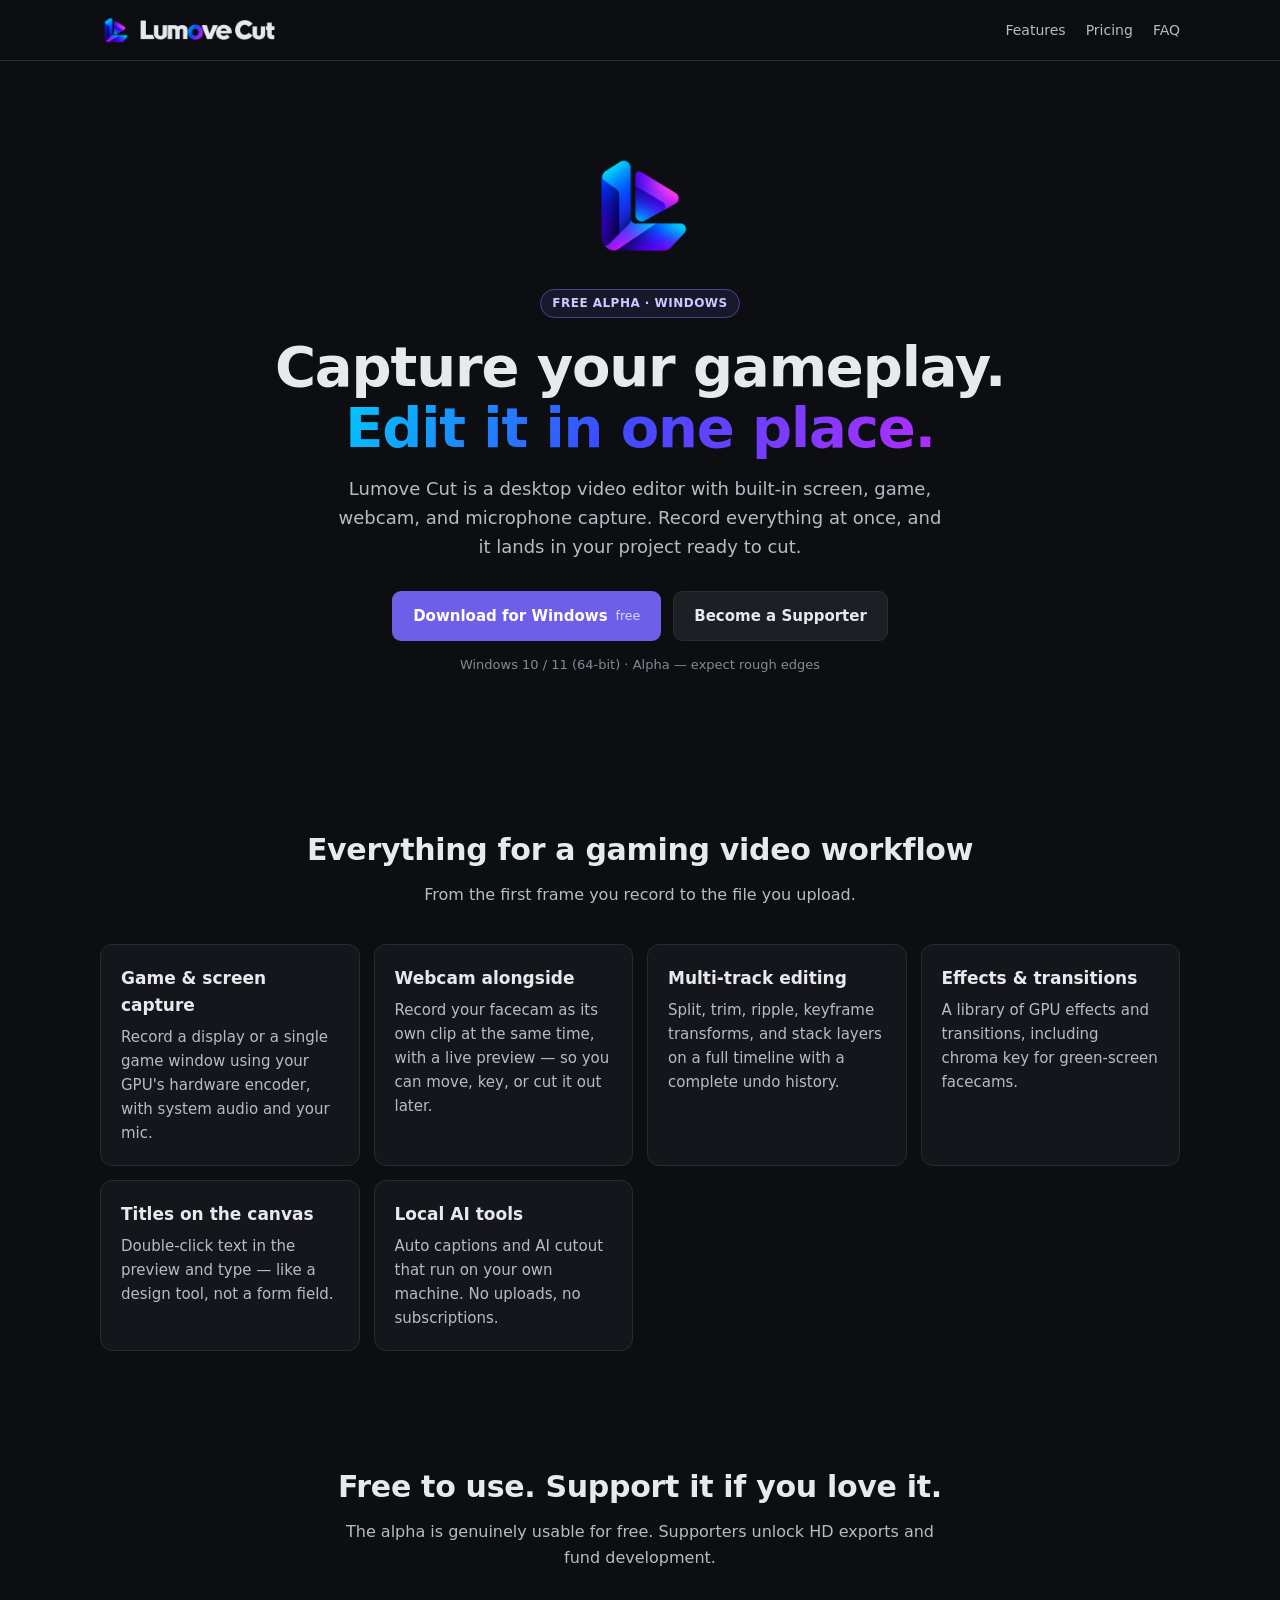
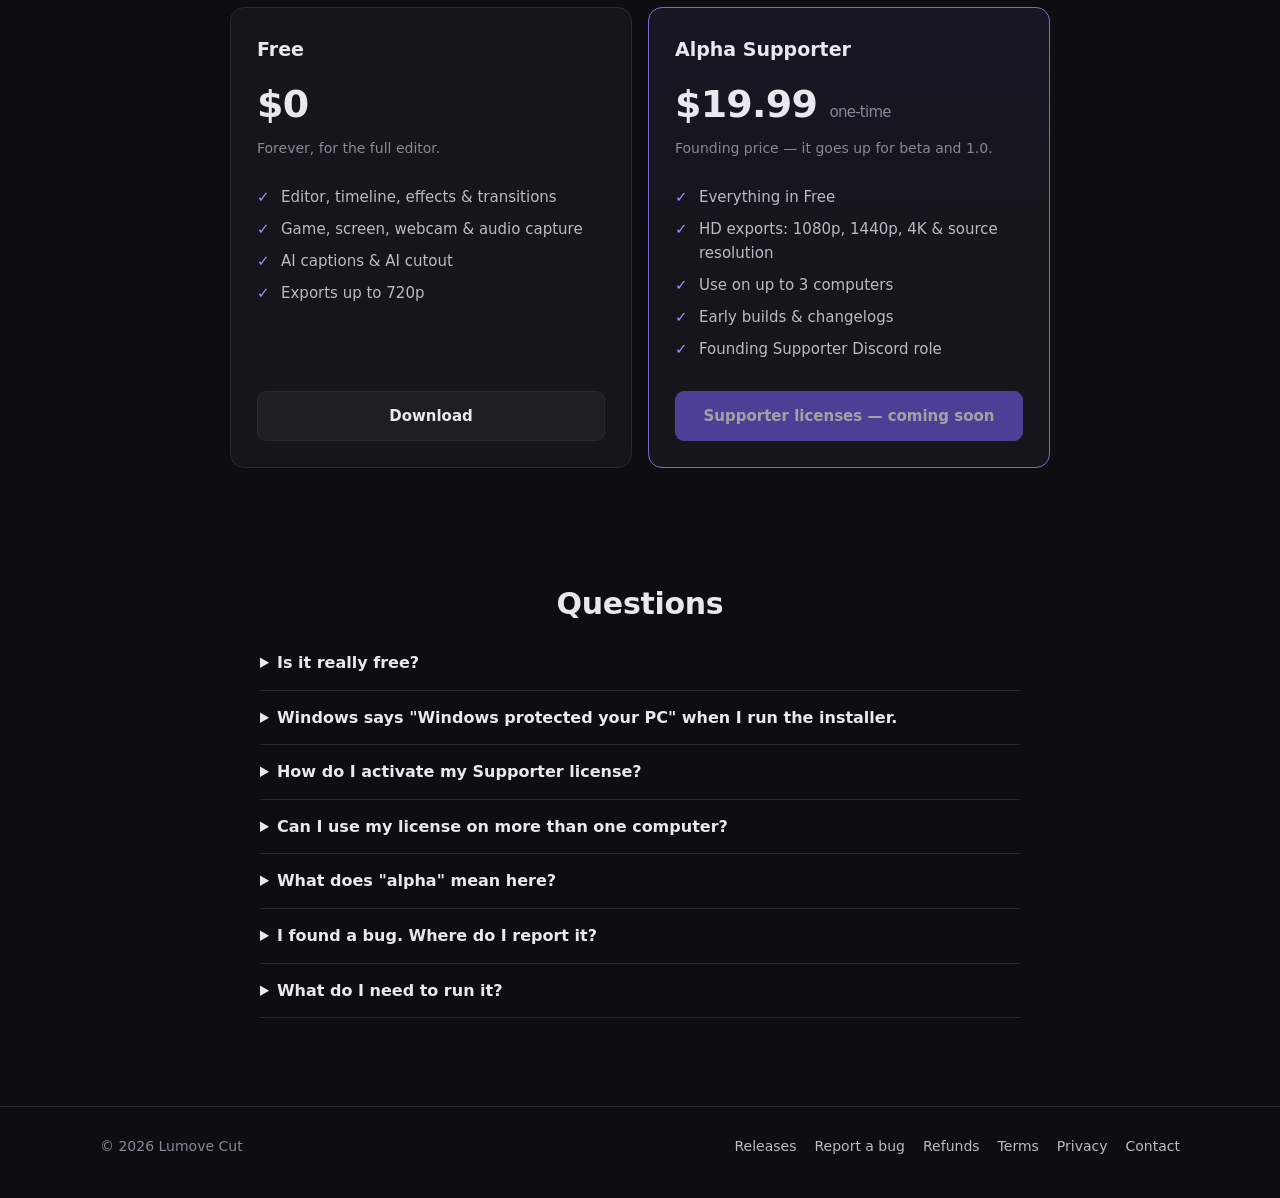
<file: index.html>
<!doctype html>
<html lang="en">
<head>
  <meta charset="utf-8">
  <meta name="viewport" content="width=device-width, initial-scale=1">
  <title>Lumove Cut — Video editor with built-in gameplay capture</title>
  <meta name="description" content="Lumove Cut is a free desktop video editor for Windows with built-in screen, game, webcam, and audio capture. Supporters unlock HD exports.">
  <link rel="icon" type="image/png" sizes="32x32" href="assets/icon-32.png">
  <link rel="apple-touch-icon" href="assets/icon-180.png">
  <meta property="og:title" content="Lumove Cut">
  <meta property="og:description" content="Record your gameplay, webcam, and mic — then edit it all in one free desktop app.">
  <meta property="og:image" content="assets/icon-256.png">
  <link rel="stylesheet" href="styles.css">
</head>
<body>
  <header class="site-header">
    <div class="wrap">
      <a class="brand" href="./"><img class="icon" src="assets/icon-256.png" alt=""><img class="wordmark" src="assets/wordmark.png" alt="Lumove Cut"></a>
      <nav class="nav"><a href="#features">Features</a><a href="#pricing">Pricing</a><a href="#faq">FAQ</a></nav>
    </div>
  </header>

  <main>
    <div class="hero wrap">
      <img class="icon" src="assets/icon-256.png" alt="">
      <div><span class="badge">Free alpha · Windows</span></div>
      <h1>Capture your gameplay. <span class="grad">Edit it in one place.</span></h1>
      <p>Lumove Cut is a desktop video editor with built-in screen, game, webcam, and microphone capture. Record everything at once, and it lands in your project ready to cut.</p>
      <div class="actions">
        <a class="btn primary" data-download href="https://github.com/Swickster153/lumove-cut/releases/latest">Download for Windows <small data-download-version>free</small></a>
        <a class="btn" href="#pricing">Become a Supporter</a>
      </div>
      <p class="meta">Windows 10 / 11 (64-bit) · Alpha — expect rough edges</p>
    </div>

    <section id="features">
      <div class="wrap">
        <h2>Everything for a gaming video workflow</h2>
        <p class="lede">From the first frame you record to the file you upload.</p>
        <div class="features">
          <div class="feature"><h3>Game &amp; screen capture</h3><p>Record a display or a single game window using your GPU's hardware encoder, with system audio and your mic.</p></div>
          <div class="feature"><h3>Webcam alongside</h3><p>Record your facecam as its own clip at the same time, with a live preview — so you can move, key, or cut it out later.</p></div>
          <div class="feature"><h3>Multi-track editing</h3><p>Split, trim, ripple, keyframe transforms, and stack layers on a full timeline with a complete undo history.</p></div>
          <div class="feature"><h3>Effects &amp; transitions</h3><p>A library of GPU effects and transitions, including chroma key for green-screen facecams.</p></div>
          <div class="feature"><h3>Titles on the canvas</h3><p>Double-click text in the preview and type — like a design tool, not a form field.</p></div>
          <div class="feature"><h3>Local AI tools</h3><p>Auto captions and AI cutout that run on your own machine. No uploads, no subscriptions.</p></div>
        </div>
      </div>
    </section>

    <section id="pricing">
      <div class="wrap">
        <h2>Free to use. Support it if you love it.</h2>
        <p class="lede">The alpha is genuinely usable for free. Supporters unlock HD exports and fund development.</p>
        <div class="pricing">
          <div class="plan">
            <h3>Free</h3>
            <div class="price">$0</div>
            <p class="note">Forever, for the full editor.</p>
            <ul>
              <li>Editor, timeline, effects &amp; transitions</li>
              <li>Game, screen, webcam &amp; audio capture</li>
              <li>AI captions &amp; AI cutout</li>
              <li>Exports up to 720p</li>
            </ul>
            <a class="btn" data-download href="https://github.com/Swickster153/lumove-cut/releases/latest">Download</a>
          </div>
          <div class="plan featured">
            <h3>Alpha Supporter</h3>
            <div class="price">$19.99 <small>one-time</small></div>
            <p class="note">Founding price — it goes up for beta and 1.0.</p>
            <ul>
              <li>Everything in Free</li>
              <li>HD exports: 1080p, 1440p, 4K &amp; source resolution</li>
              <li>Use on up to 3 computers</li>
              <li>Early builds &amp; changelogs</li>
              <li>Founding Supporter Discord role</li>
            </ul>
            <!-- Until the Lemon Squeezy store is approved: swap for the live checkout link. -->
            <span class="btn primary is-disabled" aria-disabled="true">Supporter licenses — coming soon</span>
          </div>
        </div>
      </div>
    </section>

    <section id="faq">
      <div class="wrap faq">
        <h2>Questions</h2>
        <details><summary>Is it really free?</summary><p>Yes. Every feature works in the free version. The only difference is export resolution: free exports go up to 720p, and a Supporter license unlocks 1080p and above.</p></details>
        <details><summary>Windows says "Windows protected your PC" when I run the installer.</summary><p>The alpha isn't code-signed yet, so Windows SmartScreen doesn't recognize it. Click <strong>More info → Run anyway</strong>. Only do this for installers downloaded from this site's Download button.</p></details>
        <details><summary>How do I activate my Supporter license?</summary><p>After purchase you'll get a license key by email. In Lumove Cut, open <strong>Help → Supporter License…</strong>, paste the key, and click Activate. You need to be online once to activate; after that it works offline.</p></details>
        <details><summary>Can I use my license on more than one computer?</summary><p>Yes — up to 3. To move it, deactivate it on the old computer from the same dialog.</p></details>
        <details><summary>What does "alpha" mean here?</summary><p>It's an early version: usable for real projects, but expect bugs. Keep backups of important projects and recordings, and report anything that breaks.</p></details>
        <details><summary>I found a bug. Where do I report it?</summary><p>In the app, use <strong>Help → Report a Bug…</strong> and attach your log from <strong>Help → Open Logs Folder</strong>. Or open an issue on <a href="https://github.com/Swickster153/lumove-cut/issues">GitHub</a>.</p></details>
        <details><summary>What do I need to run it?</summary><p>Windows 10 or 11, 64-bit. For smooth game capture, a GPU with hardware video encoding (NVIDIA, Intel, or AMD) is recommended; Lumove Cut falls back to software encoding otherwise.</p></details>
      </div>
    </section>
  </main>

  <footer class="site-footer">
    <div class="wrap">
      <span>© 2026 Lumove Cut</span>
      <nav>
        <a href="https://github.com/Swickster153/lumove-cut/releases">Releases</a>
        <a href="https://github.com/Swickster153/lumove-cut/issues">Report a bug</a>
        <a href="refund.html">Refunds</a>
        <a href="terms.html">Terms</a>
        <a href="privacy.html">Privacy</a>
        <a href="mailto:lumovecut.support@gmail.com">Contact</a>
      </nav>
    </div>
  </footer>
  <script>
    // Point Download buttons straight at the latest installer. The file name
    // carries the version, so ask GitHub which asset is current; without JS or
    // if the API is unreachable, the links stay on the latest release page.
    fetch("https://api.github.com/repos/Swickster153/lumove-cut/releases/latest", { headers: { Accept: "application/vnd.github+json" } })
      .then((response) => response.ok ? response.json() : Promise.reject(response.status))
      .then((release) => {
        const installer = release.assets.find((asset) => /_x64-setup\.exe$/i.test(asset.name));
        if (!installer) return;
        document.querySelectorAll("[data-download]").forEach((link) => { link.href = installer.browser_download_url; });
        const version = release.tag_name.replace(/^v/, "");
        document.querySelectorAll("[data-download-version]").forEach((label) => { label.textContent = `free · v${version}`; });
      })
      .catch(() => {});
  </script>
</body>
</html>
</file>
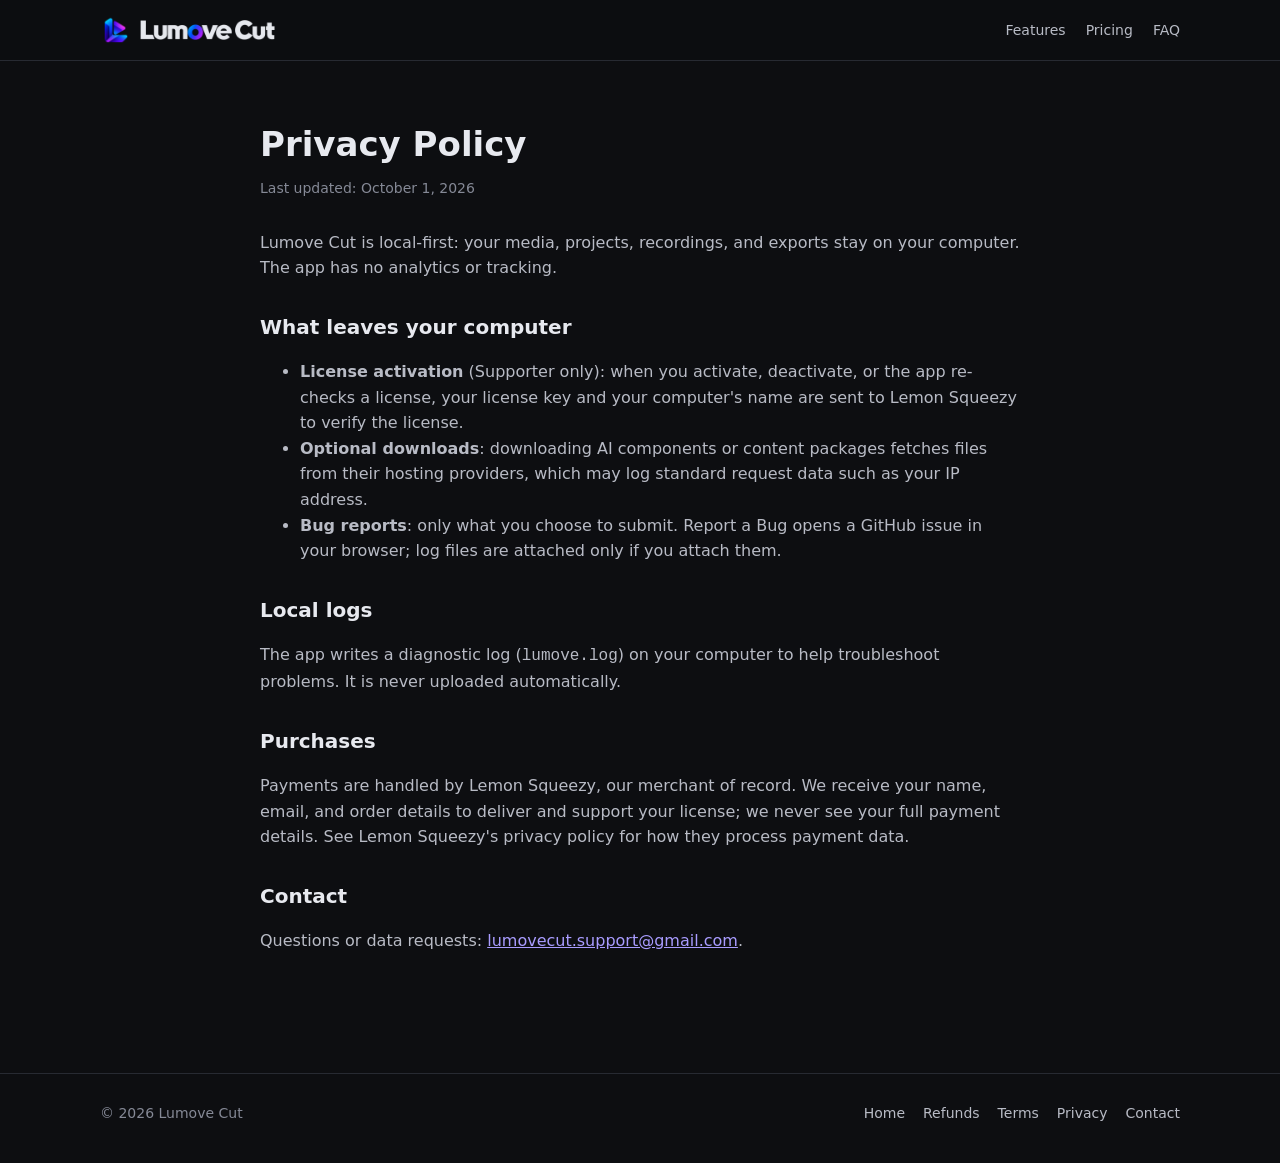
<file: privacy.html>
<!doctype html>
<html lang="en">
<head>
  <meta charset="utf-8">
  <meta name="viewport" content="width=device-width, initial-scale=1">
  <title>Privacy Policy — Lumove Cut</title>
  <link rel="icon" type="image/png" sizes="32x32" href="assets/icon-32.png">
  <link rel="stylesheet" href="styles.css">
</head>
<body>
  <header class="site-header">
    <div class="wrap">
      <a class="brand" href="./"><img class="icon" src="assets/icon-256.png" alt=""><img class="wordmark" src="assets/wordmark.png" alt="Lumove Cut"></a>
      <nav class="nav"><a href="./#features">Features</a><a href="./#pricing">Pricing</a><a href="./#faq">FAQ</a></nav>
    </div>
  </header>
  <main class="wrap doc">
    <h1>Privacy Policy</h1>
    <p class="updated">Last updated: October 1, 2026</p>
    <p>Lumove Cut is local-first: your media, projects, recordings, and exports stay on your computer. The app has no analytics or tracking.</p>
    <h2>What leaves your computer</h2>
    <ul>
      <li><strong>License activation</strong> (Supporter only): when you activate, deactivate, or the app re-checks a license, your license key and your computer's name are sent to Lemon Squeezy to verify the license.</li>
      <li><strong>Optional downloads</strong>: downloading AI components or content packages fetches files from their hosting providers, which may log standard request data such as your IP address.</li>
      <li><strong>Bug reports</strong>: only what you choose to submit. Report a Bug opens a GitHub issue in your browser; log files are attached only if you attach them.</li>
    </ul>
    <h2>Local logs</h2>
    <p>The app writes a diagnostic log (<code>lumove.log</code>) on your computer to help troubleshoot problems. It is never uploaded automatically.</p>
    <h2>Purchases</h2>
    <p>Payments are handled by Lemon Squeezy, our merchant of record. We receive your name, email, and order details to deliver and support your license; we never see your full payment details. See Lemon Squeezy's privacy policy for how they process payment data.</p>
    <h2>Contact</h2>
    <p>Questions or data requests: <a href="mailto:lumovecut.support@gmail.com">lumovecut.support@gmail.com</a>.</p>
  </main>
  <footer class="site-footer">
    <div class="wrap">
      <span>© 2026 Lumove Cut</span>
      <nav>
        <a href="./">Home</a>
        <a href="refund.html">Refunds</a>
        <a href="terms.html">Terms</a>
        <a href="privacy.html">Privacy</a>
        <a href="mailto:lumovecut.support@gmail.com">Contact</a>
      </nav>
    </div>
  </footer>
</body>
</html>
</file>
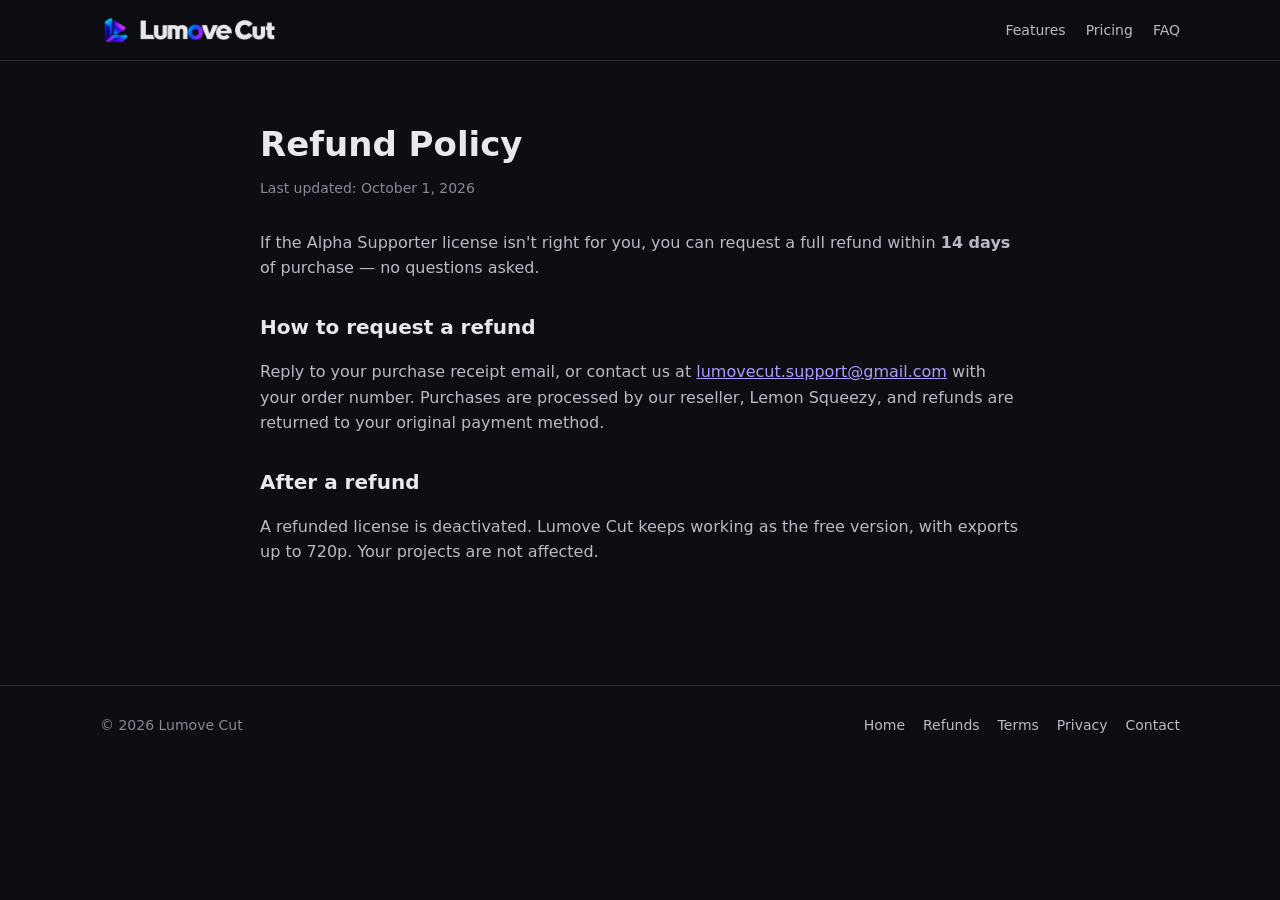
<file: refund.html>
<!doctype html>
<html lang="en">
<head>
  <meta charset="utf-8">
  <meta name="viewport" content="width=device-width, initial-scale=1">
  <title>Refund Policy — Lumove Cut</title>
  <link rel="icon" type="image/png" sizes="32x32" href="assets/icon-32.png">
  <link rel="stylesheet" href="styles.css">
</head>
<body>
  <header class="site-header">
    <div class="wrap">
      <a class="brand" href="./"><img class="icon" src="assets/icon-256.png" alt=""><img class="wordmark" src="assets/wordmark.png" alt="Lumove Cut"></a>
      <nav class="nav"><a href="./#features">Features</a><a href="./#pricing">Pricing</a><a href="./#faq">FAQ</a></nav>
    </div>
  </header>
  <main class="wrap doc">
    <h1>Refund Policy</h1>
    <p class="updated">Last updated: October 1, 2026</p>
    <p>If the Alpha Supporter license isn't right for you, you can request a full refund within <strong>14 days</strong> of purchase — no questions asked.</p>
    <h2>How to request a refund</h2>
    <p>Reply to your purchase receipt email, or contact us at <a href="mailto:lumovecut.support@gmail.com">lumovecut.support@gmail.com</a> with your order number. Purchases are processed by our reseller, Lemon Squeezy, and refunds are returned to your original payment method.</p>
    <h2>After a refund</h2>
    <p>A refunded license is deactivated. Lumove Cut keeps working as the free version, with exports up to 720p. Your projects are not affected.</p>
  </main>
  <footer class="site-footer">
    <div class="wrap">
      <span>© 2026 Lumove Cut</span>
      <nav>
        <a href="./">Home</a>
        <a href="refund.html">Refunds</a>
        <a href="terms.html">Terms</a>
        <a href="privacy.html">Privacy</a>
        <a href="mailto:lumovecut.support@gmail.com">Contact</a>
      </nav>
    </div>
  </footer>
</body>
</html>
</file>
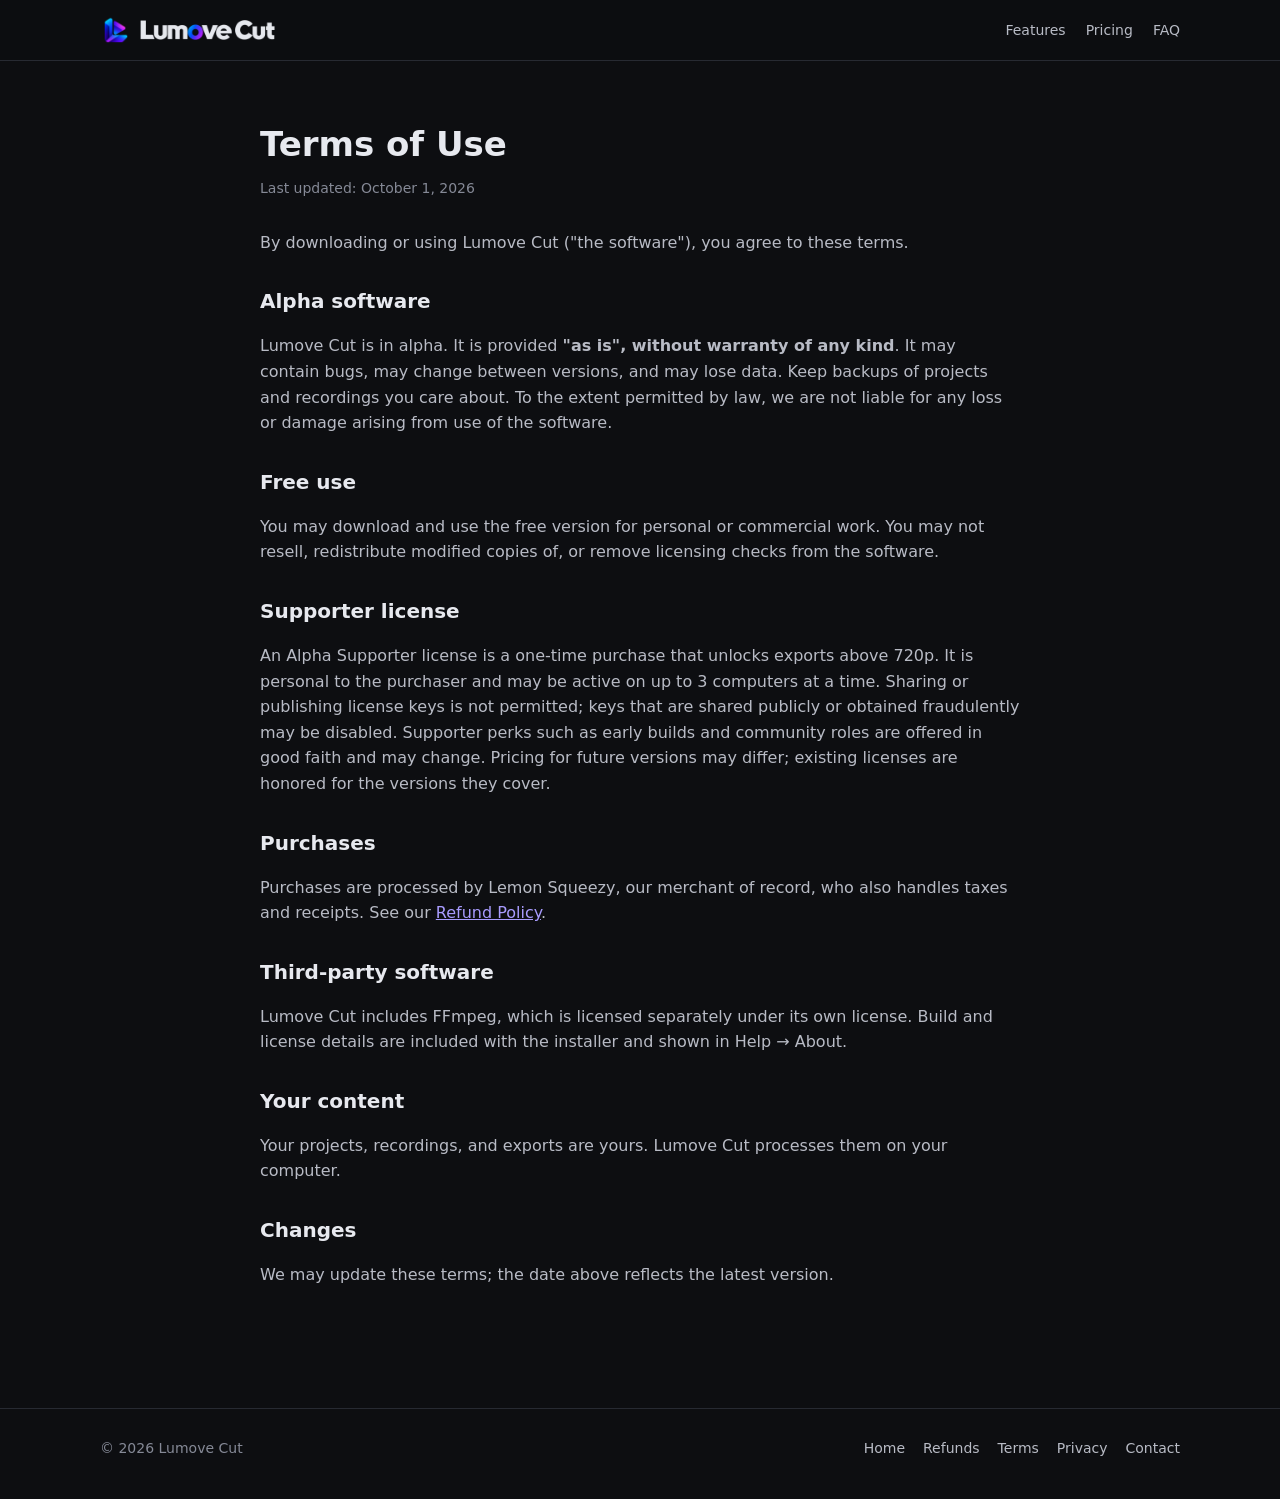
<file: terms.html>
<!doctype html>
<html lang="en">
<head>
  <meta charset="utf-8">
  <meta name="viewport" content="width=device-width, initial-scale=1">
  <title>Terms of Use — Lumove Cut</title>
  <link rel="icon" type="image/png" sizes="32x32" href="assets/icon-32.png">
  <link rel="stylesheet" href="styles.css">
</head>
<body>
  <header class="site-header">
    <div class="wrap">
      <a class="brand" href="./"><img class="icon" src="assets/icon-256.png" alt=""><img class="wordmark" src="assets/wordmark.png" alt="Lumove Cut"></a>
      <nav class="nav"><a href="./#features">Features</a><a href="./#pricing">Pricing</a><a href="./#faq">FAQ</a></nav>
    </div>
  </header>
  <main class="wrap doc">
    <h1>Terms of Use</h1>
    <p class="updated">Last updated: October 1, 2026</p>
    <p>By downloading or using Lumove Cut ("the software"), you agree to these terms.</p>
    <h2>Alpha software</h2>
    <p>Lumove Cut is in alpha. It is provided <strong>"as is", without warranty of any kind</strong>. It may contain bugs, may change between versions, and may lose data. Keep backups of projects and recordings you care about. To the extent permitted by law, we are not liable for any loss or damage arising from use of the software.</p>
    <h2>Free use</h2>
    <p>You may download and use the free version for personal or commercial work. You may not resell, redistribute modified copies of, or remove licensing checks from the software.</p>
    <h2>Supporter license</h2>
    <p>An Alpha Supporter license is a one-time purchase that unlocks exports above 720p. It is personal to the purchaser and may be active on up to 3 computers at a time. Sharing or publishing license keys is not permitted; keys that are shared publicly or obtained fraudulently may be disabled. Supporter perks such as early builds and community roles are offered in good faith and may change. Pricing for future versions may differ; existing licenses are honored for the versions they cover.</p>
    <h2>Purchases</h2>
    <p>Purchases are processed by Lemon Squeezy, our merchant of record, who also handles taxes and receipts. See our <a href="refund.html">Refund Policy</a>.</p>
    <h2>Third-party software</h2>
    <p>Lumove Cut includes FFmpeg, which is licensed separately under its own license. Build and license details are included with the installer and shown in Help → About.</p>
    <h2>Your content</h2>
    <p>Your projects, recordings, and exports are yours. Lumove Cut processes them on your computer.</p>
    <h2>Changes</h2>
    <p>We may update these terms; the date above reflects the latest version.</p>
  </main>
  <footer class="site-footer">
    <div class="wrap">
      <span>© 2026 Lumove Cut</span>
      <nav>
        <a href="./">Home</a>
        <a href="refund.html">Refunds</a>
        <a href="terms.html">Terms</a>
        <a href="privacy.html">Privacy</a>
        <a href="mailto:lumovecut.support@gmail.com">Contact</a>
      </nav>
    </div>
  </footer>
</body>
</html>
</file>
<file: styles.css>
:root {
  --bg: #0d0e11;
  --panel: #15161b;
  --elevated: #1d1f25;
  --border: #272a32;
  --text: #e7e9ef;
  --text-2: #b8bbc5;
  --muted: #858996;
  --accent: #6e5fe9;
  --accent-hover: #7c6df1;
  --brand-gradient: linear-gradient(120deg, #00c8ff, #3b4cff 45%, #b42cff);
  color-scheme: dark;
}
* { box-sizing: border-box; }
html { scroll-behavior: smooth; }
body {
  margin: 0;
  background: var(--bg);
  color: var(--text);
  font: 16px/1.6 Inter, ui-sans-serif, system-ui, -apple-system, "Segoe UI", sans-serif;
}
a { color: #a99cff; }
img { max-width: 100%; }
.wrap { width: min(1080px, 100% - 32px); margin-inline: auto; }

/* Header */
.site-header { position: sticky; top: 0; z-index: 10; border-bottom: 1px solid var(--border); background: #0d0e11e6; backdrop-filter: blur(8px); }
.site-header .wrap { display: flex; align-items: center; justify-content: space-between; gap: 16px; height: 60px; }
.brand { display: flex; align-items: center; gap: 10px; text-decoration: none; }
.brand img.icon { width: 30px; height: 30px; }
.brand img.wordmark { height: 20px; width: auto; }
.nav { display: flex; gap: 20px; font-size: 14px; }
.nav a { color: var(--text-2); text-decoration: none; }
.nav a:hover { color: var(--text); }

/* Buttons */
.btn { display: inline-flex; align-items: center; justify-content: center; gap: 8px; padding: 12px 20px; border: 1px solid var(--border); border-radius: 9px; color: var(--text); background: var(--elevated); font-weight: 650; font-size: 15px; text-decoration: none; transition: background .15s, border-color .15s; }
.btn:hover { border-color: #3a3e49; background: #24262e; }
.btn.primary { border-color: transparent; background: var(--accent); color: #fff; }
.btn.primary:hover { background: var(--accent-hover); }
.btn.is-disabled { cursor: default; opacity: .6; pointer-events: none; }
.btn small { font-weight: 500; opacity: .75; }

/* Hero */
.hero { padding: 88px 0 64px; text-align: center; }
.hero .icon { width: 112px; height: 112px; margin-bottom: 20px; }
.hero h1 { margin: 0 auto 16px; max-width: 760px; font-size: clamp(34px, 6vw, 56px); line-height: 1.1; letter-spacing: -.02em; }
.hero h1 .grad { background: var(--brand-gradient); -webkit-background-clip: text; background-clip: text; color: transparent; }
.hero p { margin: 0 auto 30px; max-width: 620px; color: var(--text-2); font-size: 18px; }
.hero .actions { display: flex; flex-wrap: wrap; justify-content: center; gap: 12px; }
.hero .meta { margin-top: 14px; color: var(--muted); font-size: 13px; }
.badge { display: inline-block; margin-bottom: 18px; padding: 4px 11px; border: 1px solid #4d438c; border-radius: 999px; color: #cfc8ff; background: #4d438c33; font-size: 12px; font-weight: 650; letter-spacing: .04em; text-transform: uppercase; }

/* Sections */
section { padding: 56px 0; }
section h2 { margin: 0 0 8px; font-size: 30px; letter-spacing: -.01em; text-align: center; }
section .lede { margin: 0 auto 36px; max-width: 620px; color: var(--text-2); text-align: center; }

.features { display: grid; grid-template-columns: repeat(auto-fit, minmax(240px, 1fr)); gap: 14px; }
.feature { padding: 20px; border: 1px solid var(--border); border-radius: 12px; background: var(--panel); }
.feature h3 { margin: 0 0 6px; font-size: 17px; }
.feature p { margin: 0; color: var(--text-2); font-size: 15px; }

/* Pricing */
.pricing { display: grid; grid-template-columns: repeat(auto-fit, minmax(280px, 1fr)); gap: 16px; max-width: 820px; margin: 0 auto; }
.plan { display: flex; flex-direction: column; padding: 26px; border: 1px solid var(--border); border-radius: 14px; background: var(--panel); }
.plan.featured { border-color: #786bd0; background: linear-gradient(180deg, #4d438c26, var(--panel) 60%); }
.plan h3 { margin: 0; font-size: 19px; }
.plan .price { margin: 10px 0 2px; font-size: 38px; font-weight: 750; letter-spacing: -.02em; }
.plan .price small { color: var(--muted); font-size: 15px; font-weight: 500; }
.plan .note { margin: 0 0 18px; color: var(--muted); font-size: 14px; }
.plan ul { flex: 1; margin: 0 0 22px; padding: 0; list-style: none; }
.plan li { position: relative; margin: 8px 0; padding-left: 24px; color: var(--text-2); font-size: 15px; }
.plan li::before { content: "✓"; position: absolute; left: 0; color: #9b8cff; font-weight: 700; }

/* FAQ */
.faq { max-width: 760px; margin: 0 auto; }
.faq details { border-bottom: 1px solid var(--border); padding: 14px 0; }
.faq summary { cursor: pointer; font-weight: 650; }
.faq details p { margin: 10px 0 0; color: var(--text-2); }

/* Legal pages */
.doc { max-width: 760px; padding: 56px 0 72px; }
.doc h1 { margin: 0 0 6px; font-size: 34px; }
.doc .updated { margin: 0 0 30px; color: var(--muted); font-size: 14px; }
.doc h2 { margin: 30px 0 8px; font-size: 20px; text-align: left; }
.doc p, .doc li { color: var(--text-2); }

/* Footer */
.site-footer { margin-top: 32px; border-top: 1px solid var(--border); padding: 28px 0 40px; color: var(--muted); font-size: 14px; }
.site-footer .wrap { display: flex; flex-wrap: wrap; justify-content: space-between; gap: 14px; }
.site-footer nav { display: flex; flex-wrap: wrap; gap: 18px; }
.site-footer a { color: var(--text-2); text-decoration: none; }
.site-footer a:hover { color: var(--text); }

@media (max-width: 640px) {
  .nav { display: none; }
  .hero { padding-top: 56px; }
}
</file>
